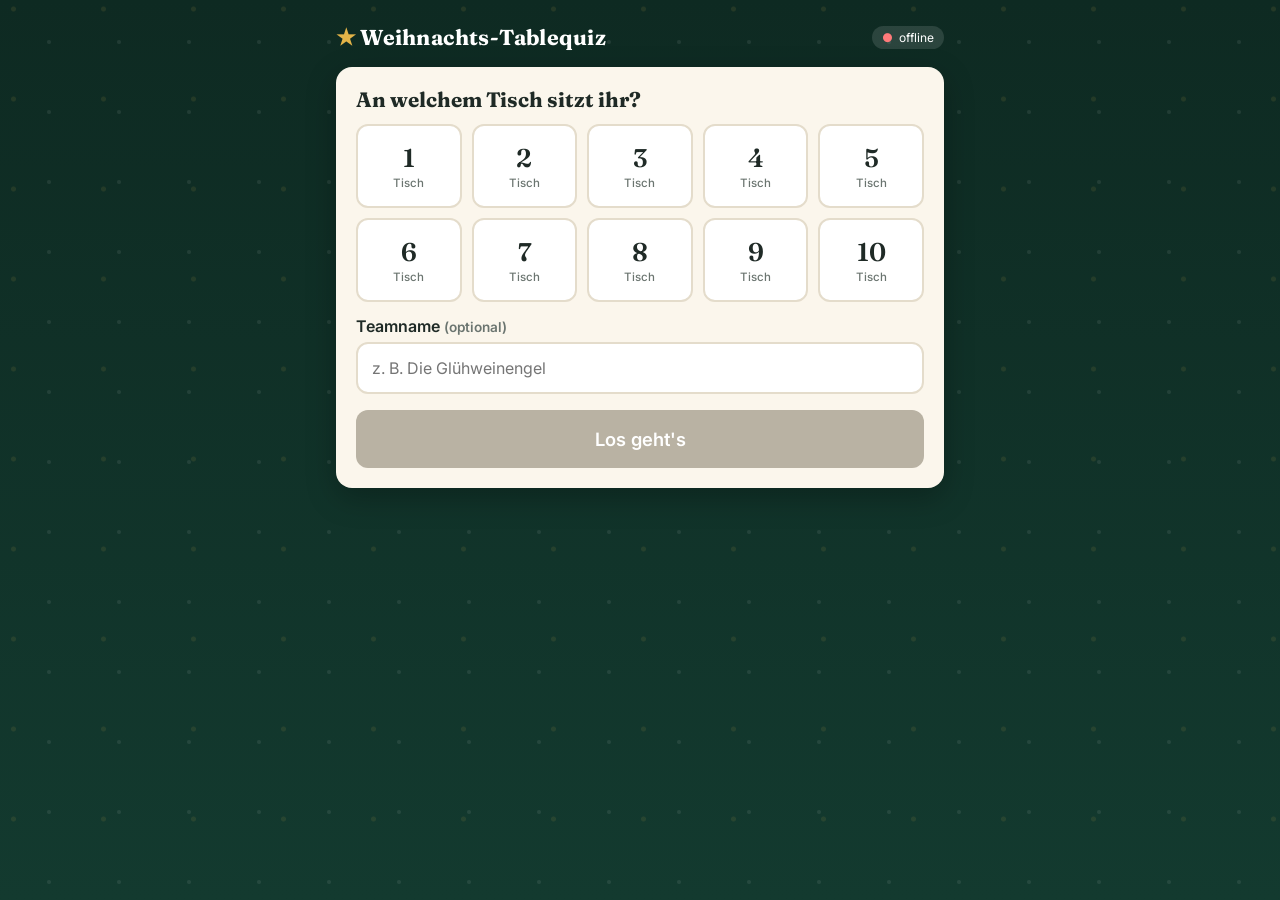
<file: index.html>
<!doctype html>
<html lang="de">
<head>
<meta charset="utf-8">
<meta name="viewport" content="width=device-width, initial-scale=1, viewport-fit=cover">
<title>Weihnachts-Tablequiz</title>
<meta name="theme-color" content="#0e2a22">
<link rel="preconnect" href="https://fonts.googleapis.com">
<link rel="stylesheet" href="https://fonts.googleapis.com/css2?family=Fraunces:opsz,wght@9..144,600;9..144,800&family=Inter:wght@400;500;600;700&display=swap">
<link rel="stylesheet" href="style.css">
</head>
<body>
<div class="wrap">
  <header class="top">
    <h1><span class="star">★</span> <span id="title">Tablequiz</span></h1>
    <span class="status" id="status">verbinde…</span>
  </header>

  <!-- Tisch wählen -->
  <section id="setup" class="card" hidden>
    <h2>An welchem Tisch sitzt ihr?</h2>
    <div class="table-grid" id="tableGrid"></div>
    <label class="lbl" for="teamName">Teamname <span class="muted small">(optional)</span></label>
    <input type="text" id="teamName" maxlength="30" placeholder="z. B. Die Glühweinengel" autocomplete="off">
    <p></p>
    <button class="block big" id="joinBtn" disabled>Los geht's</button>
  </section>

  <!-- Spiel -->
  <section id="game" hidden>
    <div class="row" style="color:#fff;margin-bottom:10px">
      <strong id="meLabel"></strong>
      <span class="spacer"></span>
      <button class="ghost small" id="changeTable" style="color:#fff">Tisch ändern</button>
    </div>
    <div class="card" id="view"></div>
  </section>
</div>

<script src="vendor/mqtt.min.js"></script>
<script src="config.js"></script>
<script src="common.js"></script>
<script>
const $ = (id) => document.getElementById(id);
document.title = CFG.title;
$("title").textContent = CFG.title;

const ME_KEY = "tq_me_" + CFG.room;
const SENT_KEY = "tq_sent_" + CFG.room;
let me = load(ME_KEY, { table: null, name: "" });
let sent = load(SENT_KEY, { gameId: null, q: {} }); // qid -> antwort
let state = null;
let pick = null;     // Auswahl bei Multiple Choice / Text-Entwurf
let editing = false; // Antwort wird gerade geändert
let pickTable = me.table;

// ---------- Verbindung ----------
const conn = connectQuiz({
  subscribe: [TOPIC.state],
  onStatus: (s) => {
    setStatusDot($("status"), s);
    if (s === "online") {
      conn.publish(TOPIC.hello, { t: Date.now() }, { qos: 0 });
      if (me.table) sendJoin();
    }
  },
  onMessage: (topic, data) => {
    if (topic !== TOPIC.state) return;
    if (state && data.gameId !== state.gameId) { pick = null; editing = false; }
    if (sent.gameId !== data.gameId) { sent = { gameId: data.gameId, q: {} }; save(SENT_KEY, sent); }
    if (state && state.question && data.question && state.question.id !== data.question.id) { pick = null; editing = false; }
    state = data;
    if (!$("setup").hidden) renderGrid();
    render();
  }
});

function sendJoin() {
  conn.publish(TOPIC.join, { table: me.table, name: me.name || "" });
}

// ---------- Tisch wählen ----------
function renderGrid() {
  const n = (state && state.tables) || CFG.tables;
  const names = (state && state.names) || {};
  $("tableGrid").innerHTML = Array.from({ length: n }, (_, i) => {
    const t = i + 1;
    return `<button data-t="${t}" class="${pickTable === t ? "sel" : ""}"><span class="n">${t}</span><span class="s">${esc(names[t] || "Tisch")}</span></button>`;
  }).join("");
  $("joinBtn").disabled = !pickTable;
}
$("tableGrid").addEventListener("click", (e) => {
  const b = e.target.closest("button[data-t]");
  if (!b) return;
  pickTable = Number(b.dataset.t);
  const names = (state && state.names) || {};
  if (!$("teamName").value && names[pickTable]) $("teamName").value = names[pickTable];
  renderGrid();
});
$("joinBtn").addEventListener("click", () => {
  me = { table: pickTable, name: $("teamName").value.trim() };
  save(ME_KEY, me);
  sendJoin();
  showGame();
});
$("changeTable").addEventListener("click", () => {
  pickTable = me.table;
  $("teamName").value = me.name || "";
  $("setup").hidden = false;
  $("game").hidden = true;
  renderGrid();
});

function showSetup() { $("setup").hidden = false; $("game").hidden = true; renderGrid(); }
function showGame() { $("setup").hidden = true; $("game").hidden = false; render(); }

// ---------- Ansicht ----------
function render() {
  if ($("game").hidden) return;
  const names = (state && state.names) || {};
  $("meLabel").textContent = tableLabel(me.table, Object.assign({}, names, me.name ? { [me.table]: me.name } : {}));
  const v = $("view");
  if (!state) {
    v.innerHTML = `<div class="waiting"><div class="tree">🎄</div><h2>Warte auf den Quizmaster…</h2><p class="muted">Sobald das Quiz startet, erscheint hier die erste Frage.</p></div>`;
    return;
  }
  const ph = state.phase;
  if (ph === "lobby") {
    v.innerHTML = `<div class="waiting"><div class="tree">🎄</div><h2>Ihr seid dabei!</h2><p class="muted">Gleich geht's los. Lasst das Handy offen – die Fragen erscheinen automatisch.</p></div>`;
  } else if (ph === "intro") {
    v.innerHTML = `<div class="waiting"><div class="tree">🔔</div><span class="tag">Gleich geht's los</span><h2>${esc(state.roundTitle)}</h2><p class="muted">${state.qCount} Fragen. Die erste kommt gleich.</p></div>`;
  } else if (ph === "question" || ph === "closed" || ph === "reveal") {
    renderQuestion(v);
  } else if (ph === "scores" || ph === "end") {
    v.innerHTML = `<span class="tag">${ph === "end" ? "Endstand" : "Zwischenstand"}</span><h2>${ph === "end" ? "🏆 Das Ergebnis" : "Wie steht's?"}</h2>${rankRows(state.scores, state.names)}${ph === "end" ? '<p class="center muted" style="margin-top:16px">Danke fürs Mitspielen & frohe Weihnachten! 🎅</p>' : '<p class="muted small" style="margin-top:12px">Die nächste Runde startet gleich.</p>'}`;
  }
}

function renderQuestion(v) {
  const q = state.question;
  const ph = state.phase;
  const myAnswer = sent.q[q.id];
  const received = (state.received || []).includes(me.table);
  const open = ph === "question";
  const showForm = open && (myAnswer == null || editing);
  let html = `<div class="qmeta"><span class="tag">${esc(state.roundTitle)} · Frage ${q.n} von ${state.qCount}</span></div>`;
  html += `<div class="question">${esc(q.text)}</div>`;

  if (q.type === "choice") {
    const sel = showForm ? pick : myAnswer;
    html += `<div class="options">` + q.options.map((o, i) => {
      let cls = sel === o ? "sel" : "";
      if (ph === "reveal" && o === state.answer) cls = "correct";
      return `<button data-opt="${esc(o)}" ${showForm ? "" : "disabled"} class="${cls}" style="${showForm ? "" : "cursor:default;opacity:1"}"><span class="letter">${"ABCDEFGH"[i]}</span><span>${esc(o)}</span></button>`;
    }).join("") + `</div>`;
    if (showForm) html += `<p></p><button class="block big" id="sendBtn" ${pick ? "" : "disabled"}>Antwort abschicken</button>`;
  } else if (showForm) {
    const isNum = q.type === "estimate";
    html += `<input type="text" id="ansInput" ${isNum ? 'inputmode="decimal"' : ""} maxlength="80" placeholder="${isNum ? "Eure Schätzung (Zahl)" : "Eure Antwort"}" value="${esc(pick != null ? pick : myAnswer != null ? myAnswer : "")}" autocomplete="off">
      <p></p><button class="block big" id="sendBtn">Antwort abschicken</button>`;
  }

  if (open && !showForm) {
    if (q.type !== "choice") html += `<div class="notice">Eure Antwort: <strong>${esc(myAnswer)}</strong></div>`;
    html += received
      ? `<div class="notice ok">✓ Beim Quizmaster angekommen. Ihr könnt sie noch ändern, bis die Frage geschlossen wird.</div>`
      : `<div class="notice warn">Wird gesendet…</div>`;
    html += `<p></p><button class="secondary block" id="editBtn">Antwort ändern</button>`;
  }
  if (open && showForm && myAnswer == null && received) {
    html += `<div class="notice ok">Euer Tisch hat schon von einem anderen Handy geantwortet. Wenn ihr hier sendet, wird die Antwort ersetzt.</div>`;
  }

  if (ph === "closed") {
    const given = myAnswer != null ? myAnswer : null;
    if (q.type !== "choice" || given == null) html += `<div class="notice">${given != null ? `Eure Antwort: <strong>${esc(given)}</strong>` : received ? "Euer Tisch hat geantwortet." : "Keine Antwort abgegeben."}</div>`;
    html += `<div class="notice warn">⏳ Antworten sind geschlossen. Gleich kommt die Auflösung.</div>`;
  }

  if (ph === "reveal") {
    const counted = state.given && state.given[me.table];
    const res = state.results ? state.results[me.table] : undefined;
    if (q.type !== "choice") html += `<p class="muted small" style="margin:14px 0 6px">Richtige Antwort</p><div class="answerbox">${esc(state.answer)}</div>`;
    if (counted != null) {
      if (q.type !== "choice") html += `<div class="notice">Eure Antwort: <strong>${esc(counted)}</strong></div>`;
    } else {
      html += `<div class="notice">Euer Tisch hat keine Antwort abgegeben.</div>`;
    }
    if (res != null) {
      html += res >= 1 ? `<div class="notice ok">🎉 Richtig! +${fmtPts(res)} Punkt</div>`
        : res > 0 ? `<div class="notice warn">Fast! +${fmtPts(res)} Punkte</div>`
        : `<div class="notice bad">Leider nicht. 0 Punkte</div>`;
    }
    html += `<p class="muted small center" style="margin-top:14px">Warte auf die nächste Frage…</p>`;
  }
  v.innerHTML = html;

  const inp = $("ansInput");
  if (inp) {
    inp.addEventListener("input", () => { pick = inp.value; });
    inp.addEventListener("keydown", (e) => { if (e.key === "Enter") submit(); });
  }
  v.querySelectorAll("button[data-opt]").forEach((b) => b.addEventListener("click", () => { pick = b.dataset.opt; render(); }));
  const sb = $("sendBtn"); if (sb) sb.addEventListener("click", submit);
  const eb = $("editBtn"); if (eb) eb.addEventListener("click", () => { editing = true; pick = sent.q[q.id]; render(); });
}

function submit() {
  const q = state && state.question;
  if (!q || state.phase !== "question") return;
  const inp = $("ansInput");
  const val = q.type === "choice" ? pick : (inp ? inp.value.trim() : "");
  if (val == null || val === "") { if (inp) inp.focus(); return; }
  sent.q[q.id] = val; save(SENT_KEY, sent);
  conn.publish(TOPIC.answer, { qid: q.id, table: me.table, name: me.name || "", answer: val, ts: Date.now() });
  editing = false; pick = null;
  render();
}

// Start
if (me.table) showGame(); else showSetup();
</script>
</body>
</html>
</file>
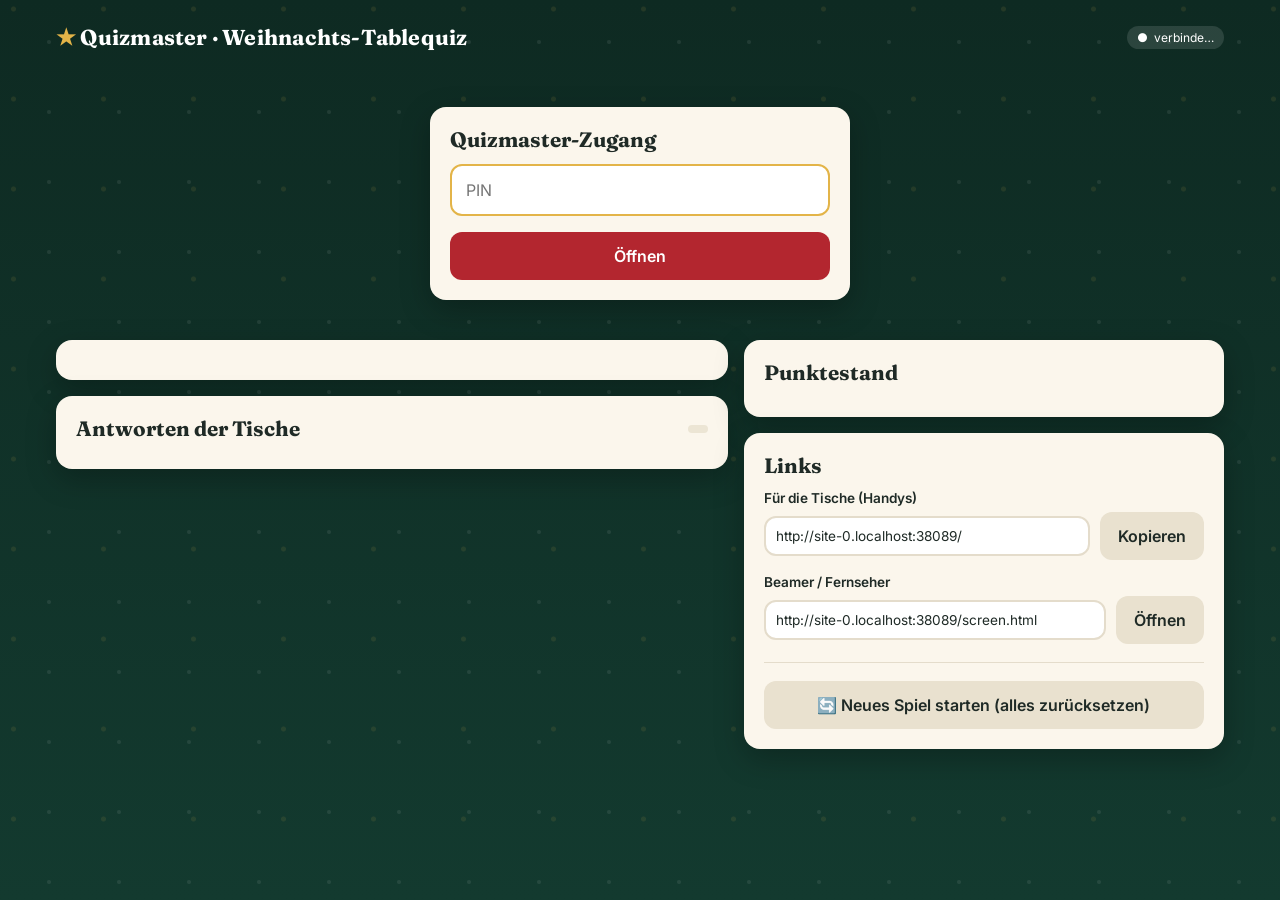
<file: host.html>
<!doctype html>
<html lang="de">
<head>
<meta charset="utf-8">
<meta name="viewport" content="width=device-width, initial-scale=1">
<title>Quizmaster</title>
<meta name="robots" content="noindex">
<link rel="preconnect" href="https://fonts.googleapis.com">
<link rel="stylesheet" href="https://fonts.googleapis.com/css2?family=Fraunces:opsz,wght@9..144,600;9..144,800&family=Inter:wght@400;500;600;700&display=swap">
<link rel="stylesheet" href="style.css">
</head>
<body>
<div class="wrap wide">
  <header class="top">
    <h1><span class="star">★</span> Quizmaster · <span id="title"></span></h1>
    <span class="status" id="status">verbinde…</span>
  </header>

  <section id="gate" class="card" style="max-width:420px;margin:40px auto" hidden>
    <h2>Quizmaster-Zugang</h2>
    <input type="password" id="pin" placeholder="PIN" inputmode="numeric" autocomplete="off">
    <p></p>
    <button class="block" id="pinBtn">Öffnen</button>
    <p class="notice bad" id="pinErr" hidden>Falsche PIN.</p>
  </section>

  <div id="app" class="host-grid" hidden>
    <div>
      <section class="card" id="control"></section>
      <section class="card">
        <div class="row" style="margin-bottom:8px">
          <h2 style="margin:0">Antworten der Tische</h2>
          <span class="spacer"></span>
          <span class="pill" id="ansCount"></span>
        </div>
        <div id="answers"></div>
      </section>
    </div>
    <div>
      <section class="card">
        <h2>Punktestand</h2>
        <div id="scores"></div>
      </section>
      <section class="card links">
        <h2>Links</h2>
        <label class="lbl small" style="margin-top:0">Für die Tische (Handys)</label>
        <div class="row"><input type="text" id="playerUrl" readonly style="flex:1"><button class="secondary" data-copy="playerUrl">Kopieren</button></div>
        <label class="lbl small">Beamer / Fernseher</label>
        <div class="row"><input type="text" id="screenUrl" readonly style="flex:1"><button class="secondary" data-copy="screenUrl">Öffnen</button></div>
        <hr style="border:0;border-top:1px solid var(--line);margin:18px 0">
        <button class="secondary block" id="resetBtn">🔄 Neues Spiel starten (alles zurücksetzen)</button>
      </section>
    </div>
  </div>
</div>

<script src="vendor/mqtt.min.js"></script>
<script src="config.js"></script>
<script src="questions.js"></script>
<script src="common.js"></script>
<script>
const $ = (id) => document.getElementById(id);
const ROUNDS = window.QUIZ_ROUNDS;
const HOST_KEY = "tq_host_" + CFG.room;
document.title = "Quizmaster · " + CFG.title;
$("title").textContent = CFG.title;
$("playerUrl").value = baseUrl();
$("screenUrl").value = baseUrl() + "screen.html";

function fresh() {
  return { gameId: Math.random().toString(36).slice(2, 10), phase: "lobby", round: 0, qi: 0, names: {}, joined: [], answers: {}, points: {} };
}
let G = load(HOST_KEY, null) || fresh();
let conn = null;

// ---------- PIN ----------
function unlock() {
  try { sessionStorage.setItem("tq_pin_ok", "1"); } catch (e) {}
  $("gate").hidden = true; $("app").hidden = false;
  start();
}
$("pinBtn").addEventListener("click", () => {
  if ($("pin").value.trim() === String(CFG.hostPin)) unlock(); else $("pinErr").hidden = false;
});
$("pin").addEventListener("keydown", (e) => { if (e.key === "Enter") $("pinBtn").click(); });
let ok = false; try { ok = sessionStorage.getItem("tq_pin_ok") === "1"; } catch (e) {}
if (ok) unlock(); else { $("gate").hidden = false; $("pin").focus(); }

// ---------- Helfer ----------
const cur = () => ROUNDS[G.round] && ROUNDS[G.round].questions[G.qi];
const qid = (r = G.round, i = G.qi) => `r${r}q${i}`;
const answerText = (q) => q.display || String(q.answer);
const persist = () => save(HOST_KEY, G);

function isCorrect(q, given) {
  const g = norm(given);
  if (!g) return false;
  if (q.type === "choice") return given === q.answer;
  const acc = [q.answer].concat(q.accept || []).map(norm);
  const words = g.split(" ");
  return acc.some((a) => {
    if (g === a || (a.length >= 3 && (" " + g + " ").includes(" " + a + " "))) return true;
    // Tippfehler tolerieren: ganze Antwort oder einzelne Wörter
    const tol = a.length >= 8 ? 2 : a.length >= 4 ? 1 : 0;
    if (!tol) return false;
    if (lev(g, a) <= tol) return true;
    const n = a.split(" ").length;
    for (let i = 0; i + n <= words.length; i++) if (lev(words.slice(i, i + n).join(" "), a) <= tol) return true;
    return false;
  });
}

function lev(a, b) {
  if (Math.abs(a.length - b.length) > 3) return 99;
  const d = Array.from({ length: a.length + 1 }, (_, i) => [i]);
  for (let j = 1; j <= b.length; j++) d[0][j] = j;
  for (let i = 1; i <= a.length; i++) for (let j = 1; j <= b.length; j++)
    d[i][j] = Math.min(d[i - 1][j] + 1, d[i][j - 1] + 1, d[i - 1][j - 1] + (a[i - 1] === b[j - 1] ? 0 : 1));
  return d[a.length][b.length];
}

function autoScore() {
  const q = cur(); const id = qid();
  const ans = G.answers[id] || {};
  G.points[id] = G.points[id] || {};
  const P = G.points[id];
  if (q.type === "estimate") {
    const target = Number(q.answer);
    let best = Infinity;
    const diffs = {};
    for (const t in ans) {
      const n = parseFloat(String(ans[t].answer).replace(",", "."));
      if (!isNaN(n)) { diffs[t] = Math.abs(n - target); best = Math.min(best, diffs[t]); }
    }
    for (const t in ans) if (P[t] == null) P[t] = diffs[t] === best ? 1 : 0;
  } else {
    for (const t in ans) if (P[t] == null) P[t] = isCorrect(q, ans[t].answer) ? 1 : 0;
  }
}

function participants() {
  const set = new Set(G.joined.map(Number));
  for (const id in G.answers) for (const t in G.answers[id]) set.add(Number(t));
  return [...set].sort((a, b) => a - b);
}

function computeScores() {
  return participants().map((t) => {
    const perRound = ROUNDS.map((R, r) => R.questions.reduce((s, _, i) => s + ((G.points[qid(r, i)] || {})[t] || 0), 0));
    return { table: t, perRound: perRound.slice(0, Math.max(1, G.round + 1)), total: perRound.reduce((a, b) => a + b, 0) };
  }).sort((a, b) => b.total - a.total || a.table - b.table);
}

// ---------- Senden ----------
function publishState() {
  const R = ROUNDS[G.round];
  const q = cur();
  const s = {
    gameId: G.gameId, phase: G.phase, round: G.round, rounds: ROUNDS.length,
    roundTitle: R ? R.title : "", qCount: R ? R.questions.length : 0,
    tables: CFG.tables, names: G.names, joined: G.joined, title: CFG.title
  };
  if (["question", "closed", "reveal"].includes(G.phase) && q) {
    s.question = { id: qid(), n: G.qi + 1, text: q.q, type: q.type, options: q.type === "choice" ? q.options : undefined };
    const ans = G.answers[qid()] || {};
    s.received = Object.keys(ans).map(Number);
    if (G.phase === "reveal") {
      s.answer = answerText(q);
      s.results = G.points[qid()] || {};
      s.given = Object.fromEntries(Object.entries(ans).map(([t, a]) => [t, a.answer]));
    }
  }
  if (["scores", "end", "reveal"].includes(G.phase)) s.scores = computeScores();
  if (conn) conn.publish(TOPIC.state, s, { retain: true });
  persist();
}

// ---------- Ablauf ----------
function step() {
  const R = ROUNDS[G.round];
  switch (G.phase) {
    case "lobby": G.round = 0; G.qi = 0; G.phase = "intro"; break;
    case "intro": G.phase = "question"; break;
    case "question": autoScore(); G.phase = "closed"; break;
    case "closed": G.phase = "reveal"; break;
    case "reveal":
      if (G.qi < R.questions.length - 1) { G.qi++; G.phase = "question"; }
      else G.phase = G.round < ROUNDS.length - 1 ? "scores" : "end";
      break;
    case "scores": G.round++; G.qi = 0; G.phase = "intro"; break;
  }
  publishState(); renderAll();
}

function primaryLabel() {
  const R = ROUNDS[G.round];
  switch (G.phase) {
    case "lobby": return "▶ Quiz starten – " + ROUNDS[0].title;
    case "intro": return "▶ Frage 1 zeigen";
    case "question": return "⏹ Antworten schließen";
    case "closed": return "💡 Lösung zeigen";
    case "reveal":
      if (G.qi < R.questions.length - 1) return `▶ Nächste Frage (${G.qi + 2}/${R.questions.length})`;
      return G.round < ROUNDS.length - 1 ? "📊 Runde beenden – Zwischenstand zeigen" : "🏆 Endstand zeigen";
    case "scores": return "▶ " + ROUNDS[G.round + 1].title + " starten";
    case "end": return null;
  }
}

// ---------- Render ----------
function renderAll() { renderControl(); renderAnswers(); renderScores(); }

function renderControl() {
  const R = ROUNDS[G.round]; const q = cur();
  const phaseText = { lobby: "Warteraum", intro: "Rundenstart", question: "Frage läuft – Tische antworten", closed: "Antworten geschlossen", reveal: "Lösung wird gezeigt", scores: "Zwischenstand wird gezeigt", end: "Quiz beendet" }[G.phase];
  let html = `<div class="qmeta"><span class="pill ${G.phase === "question" ? "live" : ""}">${phaseText}</span><span class="pill">${esc(R.title)}</span>`;
  if (["question", "closed", "reveal"].includes(G.phase)) html += `<span class="pill">Frage ${G.qi + 1}/${R.questions.length}</span>`;
  html += `</div>`;

  if (["question", "closed", "reveal"].includes(G.phase)) {
    html += `<div class="question">${esc(q.q)}</div>`;
    if (q.type === "choice") html += `<ol class="small" type="A" style="margin:0 0 6px;padding-left:22px">${q.options.map((o) => `<li ${o === q.answer ? 'style="font-weight:700;color:var(--green)"' : ""}>${esc(o)}</li>`).join("")}</ol>`;
    html += `<div class="solution">Lösung: <strong>${esc(answerText(q))}</strong>${q.type === "estimate" ? ' <span class="muted">(Schätzfrage – nächster Wert bekommt 1 Punkt)</span>' : ""}</div>`;
  } else if (G.phase === "lobby") {
    html += `<p>Die Tische können jetzt beitreten: <strong>${G.joined.length}</strong> von ${CFG.tables} verbunden.</p><p class="muted small">Tipp: Beamer-Ansicht öffnen – dort steht ein QR-Code zum Scannen.</p>`;
  } else if (G.phase === "intro") {
    html += `<div class="question">${esc(R.title)}</div><p class="muted">${R.questions.length} Fragen</p>`;
  } else if (G.phase === "scores") {
    html += `<p>Zwischenstand nach ${esc(R.title)} wird auf allen Geräten angezeigt.</p>`;
  } else if (G.phase === "end") {
    html += `<p>Der Endstand wird angezeigt. 🎉</p>`;
  }

  // Fortschritt
  html += `<div class="progress">` + ROUNDS.map((Rr, r) => Rr.questions.map((_, i) => {
    const done = r < G.round || (r === G.round && (i < G.qi || (i === G.qi && ["reveal", "scores", "end"].includes(G.phase))));
    const isCur = r === G.round && i === G.qi && ["question", "closed"].includes(G.phase);
    return `<span class="${isCur ? "cur" : done ? "done" : ""}"></span>`;
  }).join("") + `<span style="background:none;width:8px"></span>`).join("") + `</div>`;

  const label = primaryLabel();
  html += `<p></p><div class="row">`;
  if (label) html += `<button class="big" id="nextBtn" style="flex:1">${label}</button>`;
  if (G.phase === "closed") html += `<button class="secondary" id="reopenBtn">↩ Wieder öffnen</button>`;
  html += `</div>`;
  $("control").innerHTML = html;
  const nb = $("nextBtn"); if (nb) nb.addEventListener("click", step);
  const rb = $("reopenBtn"); if (rb) rb.addEventListener("click", () => { G.phase = "question"; publishState(); renderAll(); });
}

function renderAnswers() {
  const box = $("answers");
  if (!["question", "closed", "reveal"].includes(G.phase)) {
    const names = participants().map((t) => `<li>${esc(tableLabel(t, G.names))}</li>`).join("");
    box.innerHTML = names ? `<p class="muted small">Verbundene Tische:</p><ul>${names}</ul>` : `<p class="muted">Noch keine Tische verbunden.</p>`;
    $("ansCount").textContent = `${participants().length} Tische`;
    return;
  }
  const id = qid(); const ans = G.answers[id] || {}; const P = G.points[id] || {};
  const tables = [...new Set(participants().concat(Object.keys(ans).map(Number)))].sort((a, b) => a - b);
  $("ansCount").textContent = `${Object.keys(ans).length} / ${tables.length} geantwortet`;
  if (!tables.length) { box.innerHTML = `<p class="muted">Noch keine Tische verbunden.</p>`; return; }
  const canScore = G.phase !== "question";
  const ptsBtns = (tablesAttr, p) => `<span class="pts-btns">${[[0, "0", "v0"], [0.5, "½", "vh"], [1, "1", "v1"]].map(([v, l, c]) => `<button data-ts="${tablesAttr}" data-v="${v}" class="${c} ${p === v ? "on" : ""}">${l}</button>`).join("")}</span>`;
  if (canScore) {
    // Gleiche Antworten zusammenfassen -> nur einmal bewerten
    const groups = {};
    for (const t of tables) {
      const a = ans[t]; if (!a) continue;
      const key = norm(a.answer) || a.answer;
      (groups[key] = groups[key] || { text: a.answer, tables: [] }).tables.push(t);
    }
    const list = Object.values(groups).sort((x, y) => y.tables.length - x.tables.length);
    const missing = tables.filter((t) => !ans[t]);
    box.innerHTML = `<table class="ans-table"><thead><tr><th>Antwort</th><th>Tische</th><th style="text-align:right">Punkte</th></tr></thead><tbody>` +
      list.map((g) => {
        const vals = [...new Set(g.tables.map((t) => P[t]))];
        const p = vals.length === 1 ? vals[0] : null;
        return `<tr><td class="ans">${esc(g.text)}${g.tables.length > 1 ? ` <span class="pill">${g.tables.length}×</span>` : ""}</td><td class="small">${g.tables.map((t) => esc(tableLabel(t, G.names))).join("<br>")}</td><td style="text-align:right">${ptsBtns(g.tables.join(","), p)}</td></tr>`;
      }).join("") +
      (missing.length ? `<tr class="empty"><td>— keine Antwort</td><td class="small">${missing.map((t) => esc(tableLabel(t, G.names))).join("<br>")}</td><td></td></tr>` : "") +
      `</tbody></table><p class="muted small">Gleiche Antworten sind zusammengefasst – ein Klick bewertet alle Tische mit dieser Antwort.</p>`;
    box.querySelectorAll(".pts-btns button").forEach((b) => b.addEventListener("click", () => {
      G.points[id] = G.points[id] || {};
      b.dataset.ts.split(",").forEach((t) => { G.points[id][t] = Number(b.dataset.v); });
      publishState(); renderAll();
    }));
    return;
  }
  box.innerHTML = `<table class="ans-table"><thead><tr><th>Tisch</th><th>Antwort</th><th style="text-align:right">${canScore ? "Punkte" : ""}</th></tr></thead><tbody>` +
    tables.map((t) => {
      const a = ans[t];
      const p = P[t];
      const btns = canScore ? `<span class="pts-btns">${[[0, "0", "v0"], [0.5, "½", "vh"], [1, "1", "v1"]].map(([v, l, c]) => `<button data-t="${t}" data-v="${v}" class="${c} ${p === v ? "on" : ""}">${l}</button>`).join("")}</span>` : (a ? "✓" : "");
      return `<tr class="${a ? "" : "empty"}"><td>${esc(tableLabel(t, G.names))}</td><td class="ans">${a ? esc(a.answer) : "—"}</td><td style="text-align:right">${btns}</td></tr>`;
    }).join("") + `</tbody></table>` +
    (G.phase === "question" ? `<p class="muted small">Punkte werden beim Schließen automatisch vorgeschlagen – du kannst sie danach anpassen.</p>` : "");
  box.querySelectorAll(".pts-btns button").forEach((b) => b.addEventListener("click", () => {
    G.points[id] = G.points[id] || {};
    G.points[id][b.dataset.t] = Number(b.dataset.v);
    publishState(); renderAll();
  }));
}

function renderScores() { $("scores").innerHTML = rankRows(computeScores(), G.names); }

// ---------- Links / Reset ----------
document.querySelectorAll("[data-copy]").forEach((b) => b.addEventListener("click", () => {
  const inp = $(b.dataset.copy);
  if (b.dataset.copy === "screenUrl") { window.open(inp.value, "_blank"); return; }
  inp.select();
  (navigator.clipboard ? navigator.clipboard.writeText(inp.value) : Promise.reject()).then(() => { b.textContent = "Kopiert ✓"; setTimeout(() => b.textContent = "Kopieren", 1500); }).catch(() => document.execCommand && document.execCommand("copy"));
}));
$("resetBtn").addEventListener("click", () => {
  if (!confirm("Wirklich alles zurücksetzen? Alle Antworten und Punkte gehen verloren.")) return;
  G = fresh(); publishState(); renderAll();
});

// ---------- Start ----------
function start() {
  renderAll();
  conn = connectQuiz({
    subscribe: [TOPIC.answer, TOPIC.join, TOPIC.hello],
    onStatus: (s) => { setStatusDot($("status"), s); if (s === "online") publishState(); },
    onMessage: (topic, d) => {
      if (topic === TOPIC.hello) { publishState(); return; }
      const t = Number(d.table);
      if (!t || t < 1 || t > CFG.tables) return;
      let changed = false;
      if (!G.joined.includes(t)) { G.joined.push(t); changed = true; }
      const name = String(d.name || "").slice(0, 30).trim();
      if (name && G.names[t] !== name) { G.names[t] = name; changed = true; }
      if (topic === TOPIC.answer) {
        if (G.phase !== "question" || d.qid !== qid()) { if (changed) { publishState(); renderAll(); } return; }
        G.answers[d.qid] = G.answers[d.qid] || {};
        G.answers[d.qid][t] = { answer: String(d.answer).slice(0, 120), ts: d.ts };
        changed = true;
      }
      if (changed) { publishState(); renderAll(); }
    }
  });
}
</script>
</body>
</html>
</file>
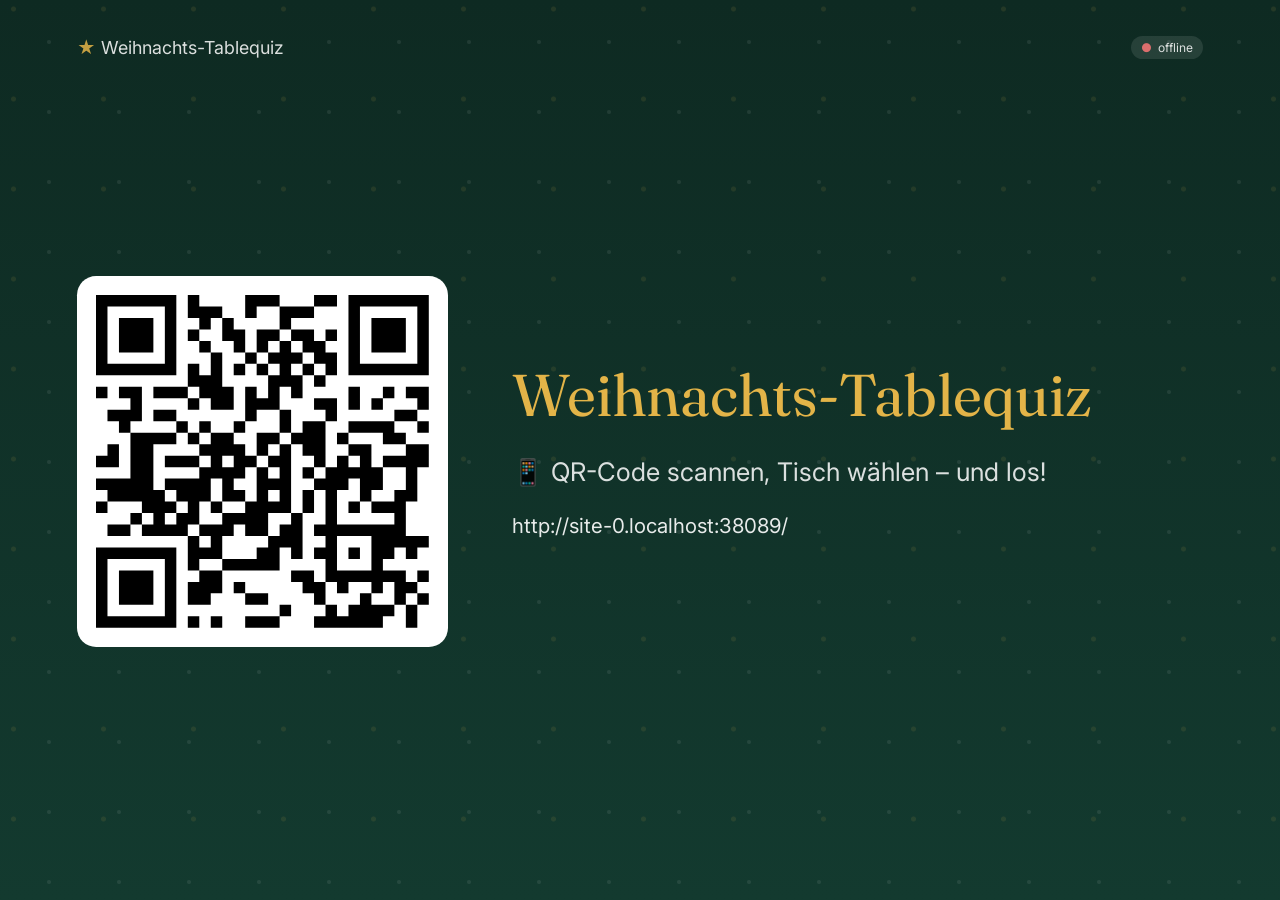
<file: screen.html>
<!doctype html>
<html lang="de">
<head>
<meta charset="utf-8">
<meta name="viewport" content="width=device-width, initial-scale=1">
<title>Tablequiz – Beamer</title>
<meta name="robots" content="noindex">
<link rel="preconnect" href="https://fonts.googleapis.com">
<link rel="stylesheet" href="https://fonts.googleapis.com/css2?family=Fraunces:opsz,wght@9..144,600;9..144,800&family=Inter:wght@400;500;600;700&display=swap">
<link rel="stylesheet" href="style.css">
</head>
<body class="screen">
<div class="screen-wrap">
  <header>
    <span><span style="color:var(--gold)">★</span> <span id="title"></span></span>
    <span class="status" id="status">verbinde…</span>
  </header>
  <main class="screen-main" id="main"></main>
</div>
<script src="vendor/mqtt.min.js"></script>
<script src="vendor/qrcode.js"></script>
<script src="config.js"></script>
<script src="common.js"></script>
<script>
const $ = (id) => document.getElementById(id);
$("title").textContent = CFG.title;
document.title = CFG.title + " – Beamer";
const playerUrl = baseUrl();
let state = null;

function qrSvg(text) {
  const qr = qrcode(0, "M"); qr.addData(text); qr.make();
  return qr.createSvgTag({ cellSize: 8, margin: 0, scalable: true });
}

function render() {
  const m = $("main");
  if (!state || state.phase === "lobby") {
    const joined = state ? (state.joined || []).slice().sort((a, b) => a - b) : [];
    m.innerHTML = `<div class="lobby">
      <div class="qr">${qrSvg(playerUrl)}</div>
      <div>
        <p class="round-title" style="font-size:4.6vw">${esc(CFG.title)}</p>
        <p class="sub">📱 QR-Code scannen, Tisch wählen – und los!</p>
        <p class="url">${esc(playerUrl)}</p>
        <div class="joined">${joined.map((t) => `<span>✓ ${esc(tableLabel(t, state.names))}</span>`).join("")}</div>
      </div></div>`;
    return;
  }
  const ph = state.phase;
  if (ph === "intro") {
    m.innerHTML = `<p class="sub">Gleich geht's los</p><p class="round-title">${esc(state.roundTitle)}</p><p class="sub">${state.qCount} Fragen</p>`;
  } else if (["question", "closed", "reveal"].includes(ph)) {
    const q = state.question;
    let h = `<p class="sub">${esc(state.roundTitle)} · Frage ${q.n} von ${state.qCount}</p><p class="bigq">${esc(q.text)}</p>`;
    if (q.type === "choice") {
      h += `<div class="opts">` + q.options.map((o, i) => {
        const cls = ph === "reveal" ? (o === state.answer ? "correct" : "dim") : "";
        return `<div class="${cls}"><b>${"ABCDEFGH"[i]}</b><span>${esc(o)}</span></div>`;
      }).join("") + `</div>`;
    } else if (ph === "reveal") {
      h += `<p class="sub">Richtige Antwort:</p><p class="sol">${esc(state.answer)}</p>`;
    }
    const total = Math.max((state.joined || []).length, (state.received || []).length);
    if (ph === "question") h += `<p class="count">✍️ ${(state.received || []).length} von ${total} Tischen haben geantwortet</p>`;
    if (ph === "closed") h += `<p class="count">⏳ Antworten geschlossen – gleich kommt die Auflösung</p>`;
    if (ph === "reveal" && state.results) {
      const winners = Object.entries(state.results).filter(([, p]) => p > 0).map(([t]) => Number(t));
      if (q.type === "estimate") {
        h += `<p class="count">🎯 ${winners.length ? "Am nächsten dran: " + winners.map((t) => esc(tableLabel(t, state.names))).join(", ") : "Keiner hat geschätzt"}</p>`;
      } else {
        h += `<p class="count">🎉 ${winners.length} von ${(state.received || []).length} Tischen lagen richtig</p>`;
      }
    }
    m.innerHTML = h;
  } else if (ph === "scores" || ph === "end") {
    m.innerHTML = `<p class="round-title" style="font-size:4vw;margin-bottom:3vh">${ph === "end" ? "🏆 Endstand" : "📊 Zwischenstand"}</p>${rankRows(state.scores, state.names)}`;
  }
}

connectQuiz({
  subscribe: [TOPIC.state],
  onStatus: (s) => setStatusDot($("status"), s),
  onMessage: (topic, d) => { if (topic === TOPIC.state) { state = d; render(); } }
});
render();
</script>
</body>
</html>
</file>
<file: style.css>
:root {
  --bg: #0e2a22;
  --bg2: #133a2f;
  --card: #fbf6ec;
  --ink: #1f2a26;
  --muted: #6b7570;
  --red: #b3262f;
  --red-d: #8e1b23;
  --gold: #e3b448;
  --green: #2f7a4f;
  --line: #e4dccb;
  --radius: 16px;
  color-scheme: light;
}
* { box-sizing: border-box; }
html, body { margin: 0; }
body {
  font-family: "Inter", system-ui, -apple-system, "Segoe UI", sans-serif;
  color: var(--ink);
  background:
    radial-gradient(circle at 15% 10%, rgba(227,180,72,.10) 0 2px, transparent 3px) 0 0/90px 90px,
    radial-gradient(circle at 70% 60%, rgba(255,255,255,.08) 0 1.5px, transparent 2.5px) 0 0/70px 70px,
    linear-gradient(180deg, var(--bg) 0%, var(--bg2) 100%);
  background-attachment: fixed;
  min-height: 100vh;
  -webkit-font-smoothing: antialiased;
}
h1, h2, h3, .serif { font-family: "Fraunces", Georgia, serif; }
.wrap { max-width: 640px; margin: 0 auto; padding: 16px; }
.wrap.wide { max-width: 1200px; }

header.top {
  display: flex; align-items: center; justify-content: space-between; gap: 12px;
  color: #fff; padding: 8px 0 16px;
}
header.top h1 { font-size: 1.35rem; margin: 0; letter-spacing: .01em; }
header.top h1 .star { color: var(--gold); }
.status {
  font-size: .75rem; padding: 4px 10px; border-radius: 99px;
  background: rgba(255,255,255,.12); color: #fff; white-space: nowrap;
}
.status::before { content: "●"; margin-right: 6px; }
.status[data-status="online"]::before { color: #6ee09a; }
.status[data-status="connecting"]::before { color: var(--gold); }
.status[data-status="offline"]::before { color: #ff7a7a; }

.card {
  background: var(--card); border-radius: var(--radius); padding: 20px;
  box-shadow: 0 10px 30px rgba(0,0,0,.25); margin-bottom: 16px;
}
.card h2 { margin: 0 0 12px; font-size: 1.3rem; }
.muted { color: var(--muted); }
.small { font-size: .85rem; }
.center { text-align: center; }

.tag {
  display: inline-block; font-size: .78rem; font-weight: 600; letter-spacing: .04em; text-transform: uppercase;
  color: var(--red); margin-bottom: 6px;
}

button, .btn {
  font: inherit; font-weight: 600; border: 0; cursor: pointer; border-radius: 12px;
  padding: 14px 18px; background: var(--red); color: #fff; text-decoration: none;
  display: inline-flex; align-items: center; justify-content: center; gap: 8px;
  transition: transform .05s, background .15s;
}
button:hover { background: var(--red-d); }
button:active { transform: scale(.98); }
button:disabled { background: #b9b2a3; cursor: not-allowed; }
button.secondary { background: #e9e1cf; color: var(--ink); }
button.secondary:hover { background: #ddd3bd; }
button.ghost { background: transparent; color: inherit; padding: 6px 10px; text-decoration: underline; }
button.block { width: 100%; }
button.big { font-size: 1.15rem; padding: 18px 22px; }

input[type=text], input[type=password], input[type=number], textarea {
  font: inherit; width: 100%; padding: 14px; border-radius: 12px; border: 2px solid var(--line);
  background: #fff; color: var(--ink);
}
input:focus, textarea:focus { outline: none; border-color: var(--gold); }
label.lbl { display: block; font-weight: 600; margin: 14px 0 6px; }

.table-grid { display: grid; grid-template-columns: repeat(auto-fill, minmax(88px, 1fr)); gap: 10px; }
.table-grid button {
  background: #fff; color: var(--ink); border: 2px solid var(--line); padding: 16px 6px;
  flex-direction: column; gap: 2px;
}
.table-grid button .n { font-size: 1.6rem; font-family: "Fraunces", serif; }
.table-grid button .s { font-size: .72rem; color: var(--muted); font-weight: 500; max-width: 100%; overflow: hidden; text-overflow: ellipsis; white-space: nowrap; }
.table-grid button.sel { border-color: var(--red); background: #fff1ef; }

.question { font-family: "Fraunces", serif; font-size: 1.45rem; line-height: 1.3; margin: 4px 0 18px; }
.options { display: grid; gap: 10px; }
.options button {
  background: #fff; color: var(--ink); border: 2px solid var(--line); justify-content: flex-start; text-align: left;
  padding: 14px 16px; font-weight: 500;
}
.options button .letter {
  flex: none; width: 30px; height: 30px; border-radius: 50%; background: var(--bg2); color: #fff;
  display: inline-flex; align-items: center; justify-content: center; font-weight: 700; font-size: .9rem;
}
.options button.sel { border-color: var(--red); background: #fff1ef; }
.options button.sel .letter { background: var(--red); }
.options button.correct { border-color: var(--green); background: #e8f5ec; }
.options button.correct .letter { background: var(--green); }

.notice {
  border-radius: 12px; padding: 12px 14px; margin-top: 14px; background: #f1ead9;
}
.notice.ok { background: #e3f3e8; color: #1d5a37; }
.notice.warn { background: #fff4d6; color: #7a5a0c; }
.notice.bad { background: #fde6e6; color: #8e1b23; }

.answerbox {
  background: #e8f5ec; border: 2px solid var(--green); border-radius: 12px; padding: 14px;
  font-size: 1.2rem; font-weight: 700; color: #1d5a37;
}

.ranking { list-style: none; padding: 0; margin: 0; }
.ranking li {
  display: grid; grid-template-columns: 44px 1fr auto auto; align-items: center; gap: 10px;
  padding: 10px 12px; border-radius: 10px; margin-bottom: 6px; background: #fff;
}
.ranking li.top1 { background: #fff4d6; }
.ranking .place { font-size: 1.2rem; text-align: center; }
.ranking .who { font-weight: 600; }
.ranking .per { font-size: .8rem; }
.ranking .pts { font-family: "Fraunces", serif; font-size: 1.3rem; font-weight: 800; min-width: 2.5ch; text-align: right; }

.waiting { text-align: center; padding: 20px 0; }
.waiting .tag { display: block; }
.waiting .tree { font-size: 3rem; display: inline-block; animation: bob 2.4s ease-in-out infinite; }
@keyframes bob { 50% { transform: translateY(-6px) rotate(-3deg); } }

.row { display: flex; gap: 10px; flex-wrap: wrap; align-items: center; }
.spacer { flex: 1; }

/* ===== Host ===== */
.host-grid { display: grid; grid-template-columns: 1.4fr 1fr; gap: 16px; align-items: start; }
@media (max-width: 900px) { .host-grid { grid-template-columns: 1fr; } }
.ans-table { width: 100%; border-collapse: collapse; }
.ans-table th, .ans-table td { text-align: left; padding: 8px 6px; border-bottom: 1px solid var(--line); vertical-align: middle; }
.ans-table th { font-size: .78rem; text-transform: uppercase; letter-spacing: .04em; color: var(--muted); }
.ans-table td.ans { font-weight: 600; word-break: break-word; }
.ans-table tr.empty td { color: #b0a999; }
.pts-btns { display: inline-flex; gap: 4px; }
.pts-btns button { padding: 6px 10px; font-size: .85rem; background: #ece5d4; color: var(--ink); border-radius: 8px; }
.pts-btns button.on.v0 { background: #c9c1af; }
.pts-btns button.on.vh { background: var(--gold); }
.pts-btns button.on.v1 { background: var(--green); color: #fff; }
.qmeta { display: flex; gap: 8px; flex-wrap: wrap; margin-bottom: 10px; }
.pill { font-size: .78rem; padding: 4px 10px; border-radius: 99px; background: #ece5d4; font-weight: 600; }
.pill.live { background: var(--red); color: #fff; }
.solution { font-size: .95rem; margin-top: 8px; }
.links input { font-size: .85rem; padding: 10px; }
.progress { display: flex; gap: 4px; flex-wrap: wrap; margin-top: 10px; }
.progress span { width: 22px; height: 6px; border-radius: 3px; background: #ddd3bd; }
.progress span.done { background: var(--green); }
.progress span.cur { background: var(--red); }

/* ===== Beamer ===== */
body.screen { color: #fff; }
.screen-wrap { min-height: 100vh; display: flex; flex-direction: column; padding: 4vh 6vw; }
.screen-wrap header { display: flex; justify-content: space-between; align-items: center; font-size: 1.4vw; opacity: .85; }
.screen-main { flex: 1; display: flex; flex-direction: column; justify-content: center; }
.screen .bigq { font-family: "Fraunces", serif; font-size: 4.2vw; line-height: 1.2; margin: 0 0 4vh; }
.screen .round-title { font-family: "Fraunces", serif; font-size: 6vw; color: var(--gold); margin: 0; }
.screen .sub { font-size: 2vw; opacity: .85; }
.screen .opts { display: grid; grid-template-columns: 1fr 1fr; gap: 2vw; }
.screen .opts div {
  background: rgba(255,255,255,.1); border-radius: 1.2vw; padding: 2vw; font-size: 2.4vw; display: flex; gap: 1.4vw; align-items: center;
  border: 3px solid transparent;
}
.screen .opts div b { background: var(--gold); color: var(--bg); width: 3.6vw; height: 3.6vw; border-radius: 50%; display: inline-flex; align-items: center; justify-content: center; flex: none; }
.screen .opts div.correct { border-color: #6ee09a; background: rgba(110,224,154,.2); }
.screen .opts div.dim { opacity: .35; }
.screen .count { font-size: 2vw; margin-top: 4vh; }
.screen .sol { font-size: 4vw; font-family: "Fraunces", serif; color: #6ee09a; }
.screen .lobby { display: grid; grid-template-columns: auto 1fr; gap: 5vw; align-items: center; }
.screen .qr { background: #fff; padding: 1.5vw; border-radius: 1.5vw; }
.screen .qr img, .screen .qr svg { display: block; width: 26vw; height: 26vw; }
.screen .url { font-size: 1.6vw; word-break: break-all; opacity: .9; }
.screen .joined { display: flex; flex-wrap: wrap; gap: 1vw; margin-top: 3vh; }
.screen .joined span { background: rgba(255,255,255,.14); padding: .8vw 1.4vw; border-radius: 99px; font-size: 1.5vw; }
.screen .ranking li { background: rgba(255,255,255,.1); color: #fff; font-size: 2.2vw; padding: 1.4vw 2vw; grid-template-columns: 5vw 1fr auto auto; }
.screen .ranking li.top1 { background: rgba(227,180,72,.3); }
.screen .ranking .pts { font-size: 2.8vw; }
.screen .ranking .place { font-size: 2.4vw; }
.screen .ranking .per { font-size: 1.3vw; color: rgba(255,255,255,.7); }
.screen .muted { color: rgba(255,255,255,.7); }
</file>
